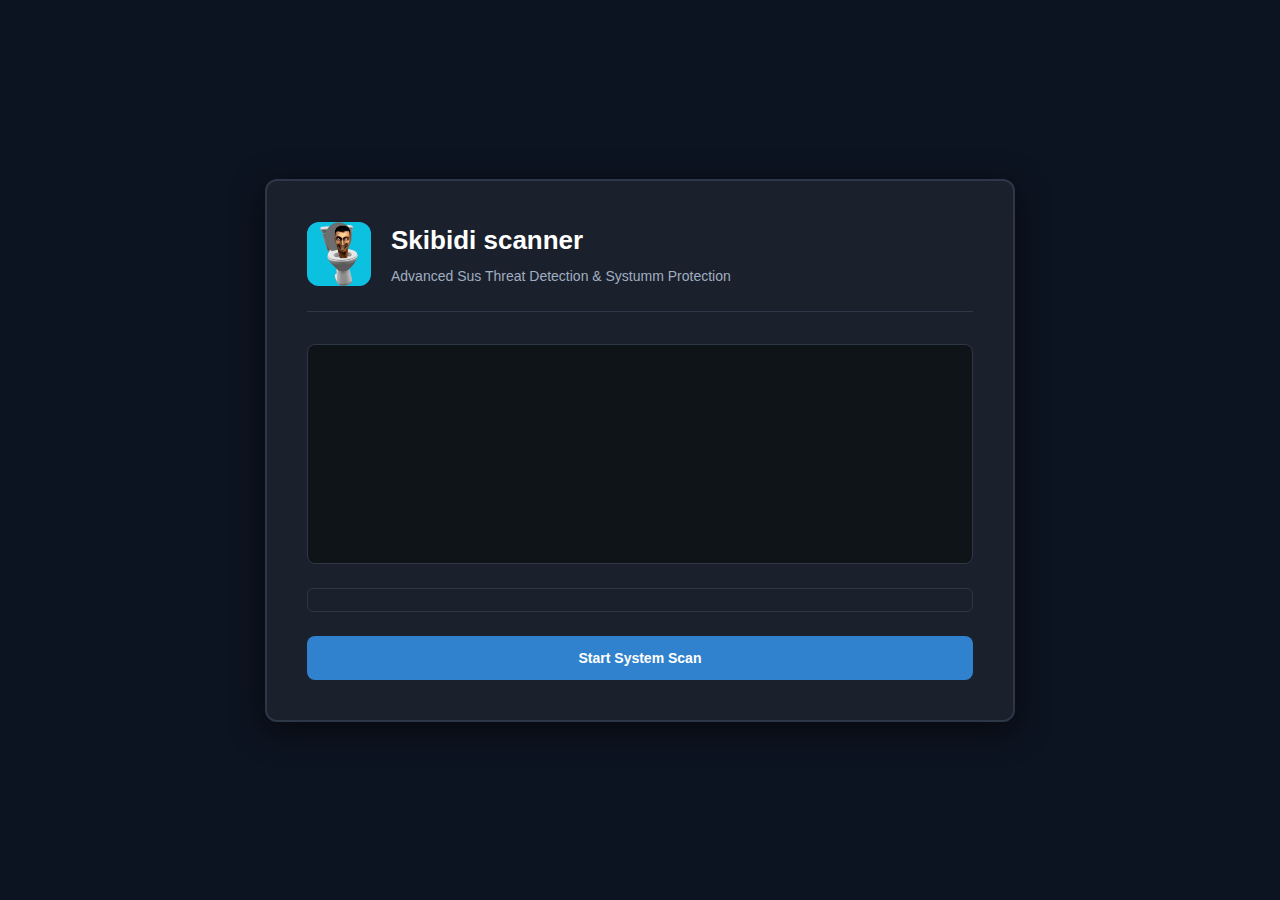
<file: apps/antivirus.html>
<!DOCTYPE html>
<html lang="en">
<head>
    <meta charset="UTF-8">
    <meta name="viewport" content="width=device-width, initial-scale=1.0">
    <title>SecureShield Pro - System Security Scan</title>
    <style>
        * {
            box-sizing: border-box;
            margin: 0;
            padding: 0;
            font-family: 'Segoe UI', Tahoma, Geneva, Verdana, sans-serif;
        }
        
        body {
            background: #0d1421;
            color: #e1e7ef;
            display: flex;
            flex-direction: column;
            align-items: center;
            justify-content: center;
            min-height: 100vh;
            padding: 20px;
            line-height: 1.5;
        }
        
        .security-scanner {
            background: #1a202c;
            border: 2px solid #2d3748;
            border-radius: 12px;
            box-shadow: 0 8px 32px rgba(0, 0, 0, 0.6);
            width: 100%;
            max-width: 750px;
            padding: 40px;
            position: relative;
        }
        
        .header-section {
            display: flex;
            align-items: center;
            margin-bottom: 32px;
            gap: 20px;
            border-bottom: 1px solid #2d3748;
            padding-bottom: 24px;
        }
        
        .app-logo {
            width: 64px;
            height: 64px;
            background: #3182ce;
            border-radius: 12px;
            display: flex;
            align-items: center;
            justify-content: center;
            font-size: 28px;
            font-weight: 700;
            color: white;
            position: relative;
            overflow: hidden;
        }
        
        .app-logo img {
            width: 100%;
            height: 100%;
            object-fit: cover;
            border-radius: 12px;
            display: block;
        }
        
        .app-logo::after {
            content: '';
            position: absolute;
            width: 100%;
            height: 100%;
            border: 2px solid #3182ce;
            border-radius: 12px;
            animation: pulseRing 2s infinite;
            pointer-events: none;
        }
        
        @keyframes pulseRing {
            0% { transform: scale(1); opacity: 1; }
            70% { transform: scale(1.2); opacity: 0; }
            100% { transform: scale(1); opacity: 0; }
        }
        
        .brand-info h1 {
            font-size: 26px;
            font-weight: 600;
            color: #ffffff;
            margin-bottom: 6px;
        }
        
        .brand-info p {
            font-size: 14px;
            color: #a0aec0;
        }
        
        .scan-console {
            background: #0f1419;
            border: 1px solid #2d3748;
            border-radius: 8px;
            padding: 24px;
            margin: 24px 0;
            height: 220px;
            overflow-y: auto;
            font-family: 'Consolas', 'Monaco', monospace;
        }
        
        .console-line {
            font-size: 13px;
            margin-bottom: 6px;
            color: #68d391;
            opacity: 0;
            animation: textAppear 0.4s forwards;
        }
        
        @keyframes textAppear {
            to { opacity: 1; }
        }
        
        .progress-wrapper {
            background: #1a202c;
            border-radius: 6px;
            height: 24px;
            margin: 24px 0;
            overflow: hidden;
            border: 1px solid #2d3748;
        }
        
        .progress-fill {
            height: 100%;
            width: 0%;
            background: linear-gradient(90deg, #3182ce, #4299e1);
            border-radius: 6px;
            transition: width 0.3s ease;
            position: relative;
        }
        
        .progress-fill::after {
            content: "";
            position: absolute;
            top: 0;
            left: 0;
            right: 0;
            bottom: 0;
            background: linear-gradient(90deg, 
                transparent, 
                rgba(255, 255, 255, 0.2), 
                transparent);
            animation: progressGlow 1.5s infinite;
        }
        
        @keyframes progressGlow {
            0% { transform: translateX(-100%); }
            100% { transform: translateX(100%); }
        }
        
        .threat-warning {
            color: #fc8181;
            font-weight: 600;
            animation: warningPulse 1s infinite alternate;
        }
        
        @keyframes warningPulse {
            from { color: #fc8181; }
            to { color: #feb2b2; }
        }
        
        .action-buttons {
            display: flex;
            gap: 16px;
            margin-top: 24px;
        }
        
        .btn {
            padding: 14px 28px;
            border: none;
            border-radius: 8px;
            font-weight: 600;
            font-size: 14px;
            cursor: pointer;
            transition: all 0.2s ease;
            flex: 1;
            font-family: inherit;
        }
        
        .btn-primary {
            background: #3182ce;
            color: white;
        }
        
        .btn-primary:hover {
            background: #2c5282;
            transform: translateY(-1px);
            box-shadow: 0 6px 20px rgba(49, 130, 206, 0.4);
        }
        
        .btn-primary:disabled {
            background: #4a5568;
            cursor: not-allowed;
            transform: none;
            box-shadow: none;
        }
        
        .btn-danger {
            background: #e53e3e;
            color: white;
            display: none;
        }
        
        .btn-danger:hover {
            background: #c53030;
            transform: translateY(-1px);
            box-shadow: 0 6px 20px rgba(229, 62, 62, 0.4);
        }
        
        .security-alerts {
            position: fixed;
            top: 0;
            left: 0;
            right: 0;
            background: #c53030;
            color: white;
            padding: 16px;
            text-align: center;
            font-weight: 600;
            transform: translateY(-100%);
            z-index: 1000;
            animation: alertDrop 0.5s forwards;
            box-shadow: 0 4px 12px rgba(197, 48, 48, 0.4);
        }
        
        @keyframes alertDrop {
            to { transform: translateY(0); }
        }
        
        .floating-particles {
            position: absolute;
            font-size: 16px;
            opacity: 0;
            animation: particleFloat 8s linear infinite;
            z-index: -1;
            pointer-events: none;
        }
        
        @keyframes particleFloat {
            0% { transform: translate(0, 0) rotate(0deg); opacity: 0; }
            10% { opacity: 0.6; }
            90% { opacity: 0.6; }
            100% { transform: translate(80px, 80px) rotate(360deg); opacity: 0; }
        }
        
        @media (max-width: 768px) {
            .security-scanner {
                padding: 24px;
                margin: 16px;
            }
            
            .action-buttons {
                flex-direction: column;
            }
            
            .brand-info h1 {
                font-size: 22px;
            }
            
            .header-section {
                gap: 16px;
            }
            
            .app-logo {
                width: 56px;
                height: 56px;
            }
        }
        
        /* Additional responsive logo adjustments */
        @media (max-width: 480px) {
            .app-logo {
                width: 48px;
                height: 48px;
            }
            
            .header-section {
                gap: 12px;
            }
        }
        
        ::-webkit-scrollbar {
            width: 6px;
        }
        
        ::-webkit-scrollbar-track {
            background: #1a202c;
        }
        
        ::-webkit-scrollbar-thumb {
            background: #2d3748;
            border-radius: 3px;
        }
    </style>
</head>
<body>
    <div class="security-scanner">
        <div class="header-section">
            <div class="app-logo">
                <img src="../assets/imgs/skibidi.png" alt="Skibidi Scanner Logo">
            </div>
            <div class="brand-info">
                <h1>Skibidi scanner</h1>
                <p>Advanced Sus Threat Detection & Systumm Protection</p>
            </div>
        </div>
        
        <div class="scan-console" id="scanOutput">
            <!-- Scan results will appear here -->
        </div>
        
        <div class="progress-wrapper">
            <div class="progress-fill" id="scanProgress"></div>
        </div>
        
        <div class="action-buttons">
            <button class="btn btn-primary" id="startScanBtn">Start System Scan</button>
            <button class="btn btn-danger" id="removeThreatsBtn">Remove Threats ($49.99)</button>
        </div>
    </div>
    
    <div id="backgroundEffects"></div>
    
    <script>
        class SecurityScanner {
            constructor() {
                this.scanButton = document.getElementById('startScanBtn');
                this.removeButton = document.getElementById('removeThreatsBtn');
                this.scanOutput = document.getElementById('scanOutput');
                this.progressBar = document.getElementById('scanProgress');
                this.backgroundEffects = document.getElementById('backgroundEffects');
                
                this.isScanning = false;
                this.threatsDetected = 0;
                
                this.threatDatabase = [
                    "Win32.Trojan.Agent",
                    "Backdoor.RemoteAccess",
                    "Adware.BrowserHijacker",
                    "Spyware.KeyLogger",
                    "Rootkit.SystemInfector",
                    "Malware.CryptoMiner",
                    "Worm.NetworkSpread",
                    "Virus.FileInfector",
                    "Ransomware.DataLocker",
                    "PUP.BundledSoftware"
                ];
                
                this.systemPaths = [
                    "C:\\Windows\\System32\\drivers\\malware.sys",
                    "C:\\Program Files\\Unknown\\suspicious.exe",
                    "C:\\Users\\Public\\temp\\payload.dll",
                    "D:\\Downloads\\infected_file.zip",
                    "C:\\ProgramData\\Hidden\\backdoor.bin",
                    "Registry: HKLM\\SOFTWARE\\Malicious",
                    "Memory: Process ID 1337",
                    "Network: Suspicious connection to 192.168.1.100",
                    "Boot Sector: Modified MBR detected",
                    "Browser: Unauthorized extension installed"
                ];
                
                this.initializeApp();
            }
            
            initializeApp() {
                this.scanButton.addEventListener('click', () => this.startSystemScan());
                this.removeButton.addEventListener('click', () => this.processPayment());
                this.createBackgroundEffects();
            }
            
            createBackgroundEffects() {
                // Create floating security particles
                for (let i = 0; i < 12; i++) {
                    setTimeout(() => this.addFloatingParticle(), i * 800);
                }
            }
            
            addFloatingParticle() {
                const particle = document.createElement('div');
                particle.className = 'floating-particles';
                particle.textContent = '🔒';
                particle.style.left = `${Math.random() * 90}%`;
                particle.style.top = `${Math.random() * 90}%`;
                particle.style.animationDelay = `${Math.random() * 3}s`;
                particle.style.animationDuration = `${Math.random() * 4 + 6}s`;
                
                this.backgroundEffects.appendChild(particle);
                
                setTimeout(() => particle.remove(), 10000);
            }
            
            async startSystemScan() {
                if (this.isScanning) return;
                
                this.isScanning = true;
                this.threatsDetected = 0;
                this.scanOutput.innerHTML = '';
                this.progressBar.style.width = '0%';
                this.scanButton.disabled = true;
                this.removeButton.style.display = 'none';
                
                // Initialize scan sequence
                this.addConsoleMessage("Initializing SecureShield scanning engine...");
                await this.delay(600);
                this.addConsoleMessage("Loading threat definition database...");
                await this.delay(400);
                this.addConsoleMessage("Starting comprehensive system analysis...");
                await this.delay(500);
                
                this.runScanProgress();
            }
            
            runScanProgress() {
                let progress = 0;
                const scanInterval = setInterval(() => {
                    progress += Math.random() * 4;
                    if (progress > 100) progress = 100;
                    
                    this.progressBar.style.width = `${progress}%`;
                    
                    // Randomly detect threats during scan
                    if (Math.random() > 0.75 && progress < 85) {
                        this.detectThreat();
                        this.threatsDetected++;
                    }
                    
                    // Add scan progress messages
                    if (progress > 20 && progress < 25) {
                        this.addConsoleMessage("Scanning system files and registry...");
                    } else if (progress > 45 && progress < 50) {
                        this.addConsoleMessage("Analyzing network connections...");
                    } else if (progress > 70 && progress < 75) {
                        this.addConsoleMessage("Checking boot sector integrity...");
                    }
                    
                    if (progress === 100) {
                        clearInterval(scanInterval);
                        this.completeScan();
                    }
                }, 180);
            }
            
            detectThreat() {
                const randomThreat = this.threatDatabase[Math.floor(Math.random() * this.threatDatabase.length)];
                const randomPath = this.systemPaths[Math.floor(Math.random() * this.systemPaths.length)];
                
                this.addConsoleMessage(`THREAT DETECTED: ${randomThreat} found at ${randomPath}`, true);
                
                // Show critical alert
                this.showSecurityAlert(`Critical Security Threat: ${randomThreat}`);
                
                // Add visual particle effect
                this.addFloatingParticle();
            }
            
            showSecurityAlert(message) {
                const alert = document.createElement('div');
                alert.className = 'security-alerts';
                alert.textContent = message;
                document.body.appendChild(alert);
                
                setTimeout(() => alert.remove(), 2500);
            }
            
            completeScan() {
                setTimeout(() => {
                    if (this.threatsDetected > 0) {
                        this.addConsoleMessage(`Scan completed! ${this.threatsDetected} security threats detected.`, true);
                        this.addConsoleMessage("Immediate action required to secure your system.", true);
                        this.removeButton.style.display = 'block';
                        
                        // Make remove button pulse
                        setInterval(() => {
                            this.removeButton.style.opacity = this.removeButton.style.opacity === '0.7' ? '1' : '0.7';
                        }, 600);
                        
                    } else {
                        this.addConsoleMessage("Scan completed. No immediate threats found.");
                        this.addConsoleMessage("Note: Advanced threats may require premium detection.");
                    }
                    
                    this.scanButton.disabled = false;
                    this.isScanning = false;
                }, 800);
            }
            
            async processPayment() {
                if (this.isScanning) return;
                
                this.scanOutput.innerHTML = '';
                this.addConsoleMessage("Connecting to SecureShield Premium services...");
                await this.delay(1000);
                this.addConsoleMessage("Processing payment of $49.99...");
                await this.delay(1500);
                this.addConsoleMessage("Payment confirmed. Activating threat removal...");
                await this.delay(800);
                
                this.simulateThreatRemoval();
            }
            
            simulateThreatRemoval() {
                let removalProgress = 0;
                const removalInterval = setInterval(() => {
                    removalProgress += 12;
                    this.progressBar.style.width = `${removalProgress}%`;
                    
                    if (removalProgress % 36 === 0) {
                        const threat = this.threatDatabase[Math.floor(Math.random() * this.threatDatabase.length)];
                        this.addConsoleMessage(`Quarantining ${threat}...`);
                    }
                    
                    if (removalProgress >= 100) {
                        clearInterval(removalInterval);
                        setTimeout(() => {
                            this.addConsoleMessage("All detected threats have been removed!");
                            this.addConsoleMessage("Your system security has been improved by 0.2%");
                            this.removeButton.style.display = 'none';
                            this.progressBar.style.width = '0%';
                            
                            // Add new "threats" after cleanup
                            setTimeout(() => {
                                this.addConsoleMessage("Alert: New potential threat detected!", true);
                                this.detectThreat();
                                this.removeButton.style.display = 'block';
                            }, 4000);
                        }, 600);
                    }
                }, 250);
            }
            
            addConsoleMessage(text, isWarning = false) {
                const line = document.createElement('div');
                line.className = `console-line ${isWarning ? 'threat-warning' : ''}`;
                line.textContent = `> ${text}`;
                this.scanOutput.appendChild(line);
                this.scanOutput.scrollTop = this.scanOutput.scrollHeight;
            }
            
            delay(ms) {
                return new Promise(resolve => setTimeout(resolve));
            }
        }
        
        // Initialize the security scanner when page loads
        document.addEventListener('DOMContentLoaded', () => {
            new SecurityScanner();
        });
    </script>
</body>
</html>
</file>
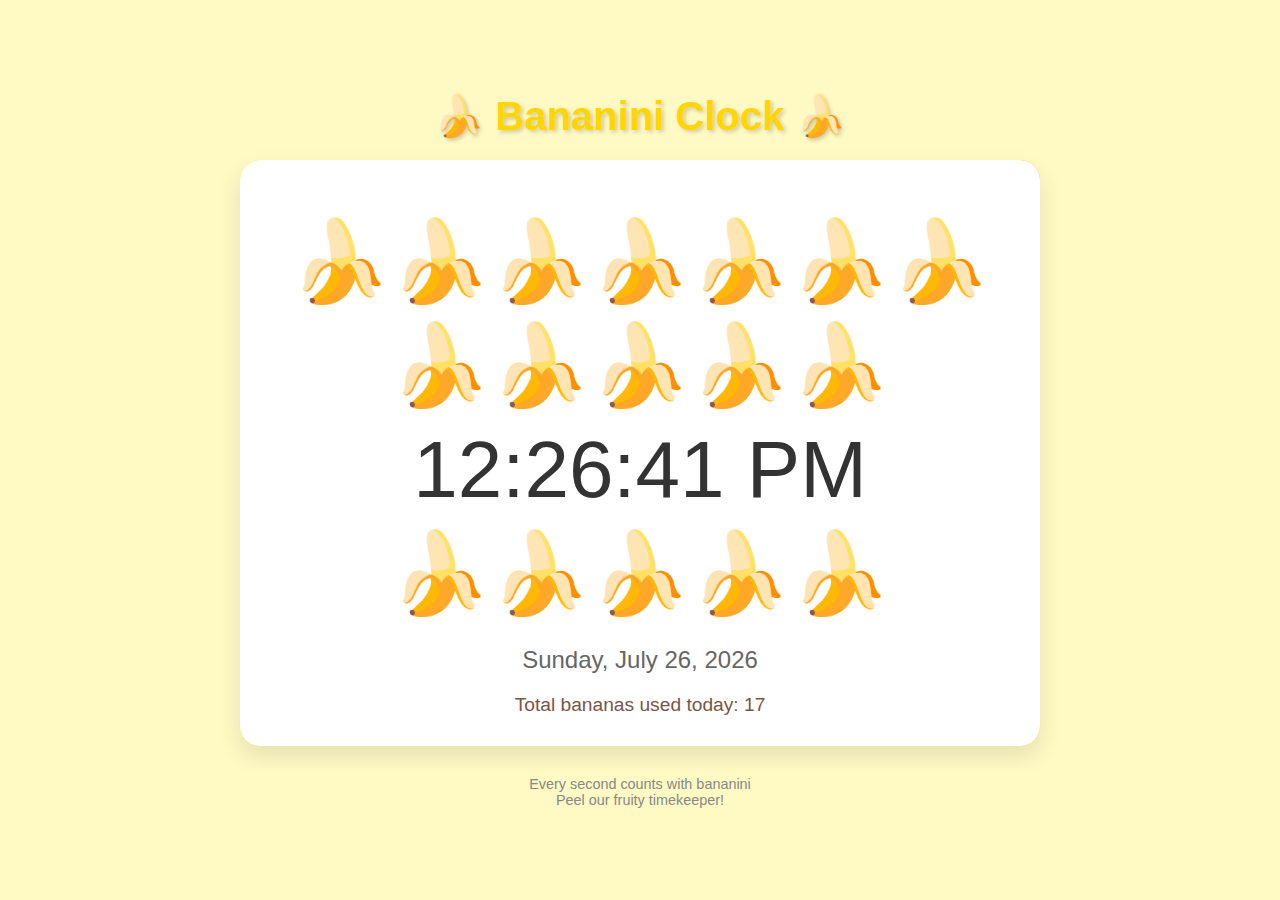
<file: apps/bananaclock.html>
<!DOCTYPE html>
<html lang="en">
<head>
    <meta charset="UTF-8">
    <meta name="viewport" content="width=device-width, initial-scale=1.0">
    <title>Banana Clock</title>
    <style>
        * {
            box-sizing: border-box;
            margin: 0;
            padding: 0;
        }
        
        body {
            font-family: 'Comic Sans MS', cursive, sans-serif;
            background-color: #fff9c4;
            display: flex;
            flex-direction: column;
            justify-content: center;
            align-items: center;
            min-height: 100vh;
            margin: 0;
            overflow-x: hidden;
            padding: 20px;
        }
        
        h1 {
            color: #ffd600;
            text-shadow: 2px 2px 4px rgba(0, 0, 0, 0.2);
            margin-bottom: 20px;
            font-size: clamp(1.5rem, 5vw, 2.5rem);
            text-align: center;
        }
        
        .clock-container {
            background-color: white;
            border-radius: 20px;
            padding: clamp(15px, 5vw, 30px);
            box-shadow: 0 10px 25px rgba(0, 0, 0, 0.1);
            text-align: center;
            position: relative;
            overflow: hidden;
            width: 100%;
            max-width: 800px;
        }
        
        .clock-container::before {
            content: "";
            position: absolute;
            top: -10px;
            left: -10px;
            right: -10px;
            bottom: -10px;
            background: linear-gradient(45deg, #ffeb3b, #ffc107, #ff9800);
            z-index: -1;
            border-radius: 30px;
            animation: bananaGlow 3s infinite alternate;
        }
        
        @keyframes bananaGlow {
            0% { opacity: 0.3; }
            100% { opacity: 0.7; }
        }
        
        .clock {
            font-size: clamp(2rem, 10vw, 5rem);
            color: #333;
            margin: clamp(10px, 3vw, 20px) 0;
            line-height: 1.3;
        }
        
        .date {
            font-size: clamp(1rem, 3vw, 1.5rem);
            color: #666;
            margin-top: clamp(5px, 2vw, 10px);
        }
        
        .banana {
            font-size: clamp(1rem, 4vw, 2rem);
            animation: bounce 0.5s infinite alternate;
            display: inline-block;
        }
        
        @keyframes bounce {
            from { transform: translateY(0); }
            to { transform: translateY(-10px); }
        }
        
        .banana-counter {
            margin-top: clamp(10px, 3vw, 20px);
            font-size: clamp(0.8rem, 2.5vw, 1.2rem);
            color: #795548;
        }
        
        footer {
            margin-top: clamp(15px, 5vw, 30px);
            color: #888;
            font-size: clamp(0.7rem, 2vw, 0.9rem);
            text-align: center;
            max-width: 600px;
            padding: 0 20px;
        }

        /* Mobile-specific adjustments */
        @media (max-width: 480px) {
            .clock {
                display: flex;
                flex-direction: column;
                gap: 5px;
            }
            
            .clock-container {
                padding: 15px;
            }
        }

        /* Tablet adjustments */
        @media (min-width: 481px) and (max-width: 768px) {
            .clock {
                font-size: 3.5rem;
            }
        }
    </style>
</head>
<body>
    <h1>🍌 Bananini Clock 🍌</h1>
    
    <div class="clock-container">
        <div class="clock" id="clock"></div>
        <div class="date" id="date"></div>
        <div class="banana-counter" id="bananaCounter"></div>
    </div>
    
    <footer>
        Every second counts with bananini<br>
        Peel our fruity timekeeper!
    </footer>

    <script>
        function updateClock() {
            const now = new Date();
            
            // Get time components
            let hours = now.getHours();
            const minutes = now.getMinutes();
            const seconds = now.getSeconds();
            const ampm = hours >= 12 ? 'PM' : 'AM';
            
            // Convert to 12-hour format
            hours = hours % 12;
            hours = hours ? hours : 12;
            
            // Format time with bananas
            const bananaHours = '🍌'.repeat(hours);
            const bananaMinutes = '🍌'.repeat(Math.floor(minutes / 5)); // 1 banana per 5 minutes
            const bananaSeconds = seconds % 2 === 0 ? '🍌' : ' '; // Blinking banana for seconds
            
            // Display time - different layout for mobile
            const isMobile = window.innerWidth <= 480;
            if (isMobile) {
                document.getElementById('clock').innerHTML = `
                    <div>${bananaHours}</div>
                    <div>${hours}:${minutes.toString().padStart(2, '0')}:${seconds.toString().padStart(2, '0')} ${ampm}</div>
                    <div>${bananaMinutes} ${bananaSeconds}</div>
                `;
            } else {
                document.getElementById('clock').innerHTML = `
                    ${bananaHours} ${hours}:${minutes.toString().padStart(2, '0')}:${seconds.toString().padStart(2, '0')} ${ampm}
                    <div>${bananaMinutes} ${bananaSeconds}</div>
                `;
            }
            
            // Display date
            const options = { 
                weekday: 'long', 
                year: 'numeric', 
                month: 'long', 
                day: 'numeric' 
            };
            document.getElementById('date').textContent = now.toLocaleDateString(undefined, options);
            
            // Display banana counter (just for fun)
            const totalBananas = hours + Math.floor(minutes / 5) + (seconds % 2 === 0 ? 1 : 0);
            document.getElementById('bananaCounter').textContent = `Total bananas used today: ${totalBananas}`;
            
            // Add some random bananas floating around (fewer on mobile)
            if (Math.random() > (window.innerWidth <= 480 ? 0.85 : 0.7)) {
                createFloatingBanana();
            }
        }
        
        function createFloatingBanana() {
            const banana = document.createElement('div');
            banana.className = 'banana';
            banana.textContent = '🍌';
            banana.style.position = 'fixed';
            banana.style.left = `${Math.random() * 100}vw`;
            banana.style.top = '-50px';
            banana.style.zIndex = '-1';
            banana.style.animationDuration = `${Math.random() * 0.5 + 0.5}s`;
            banana.style.pointerEvents = 'none';
            document.body.appendChild(banana);
            
            // Animate banana falling
            const duration = Math.random() * 3000 + 2000;
            const animation = banana.animate([
                { top: '-50px', opacity: 1 },
                { top: '100vh', opacity: 0 }
            ], {
                duration: duration,
                easing: 'cubic-bezier(0.4, 0, 0.2, 1)'
            });
            
            animation.onfinish = () => banana.remove();
        }
        
        // Handle window resize
        function handleResize() {
            // Clear any existing bananas to prevent buildup on small screens
            document.querySelectorAll('.banana').forEach(banana => banana.remove());
        }
        
        // Update clock immediately and then every second
        updateClock();
        setInterval(updateClock, 1000);
        
        // Add some initial floating bananas (fewer on mobile)
        const initialBananas = window.innerWidth <= 480 ? 3 : 5;
        for (let i = 0; i < initialBananas; i++) {
            setTimeout(createFloatingBanana, i * 800);
        }
        
        // Add resize listener
        window.addEventListener('resize', handleResize);
    </script>
</body>
</html>
</file>
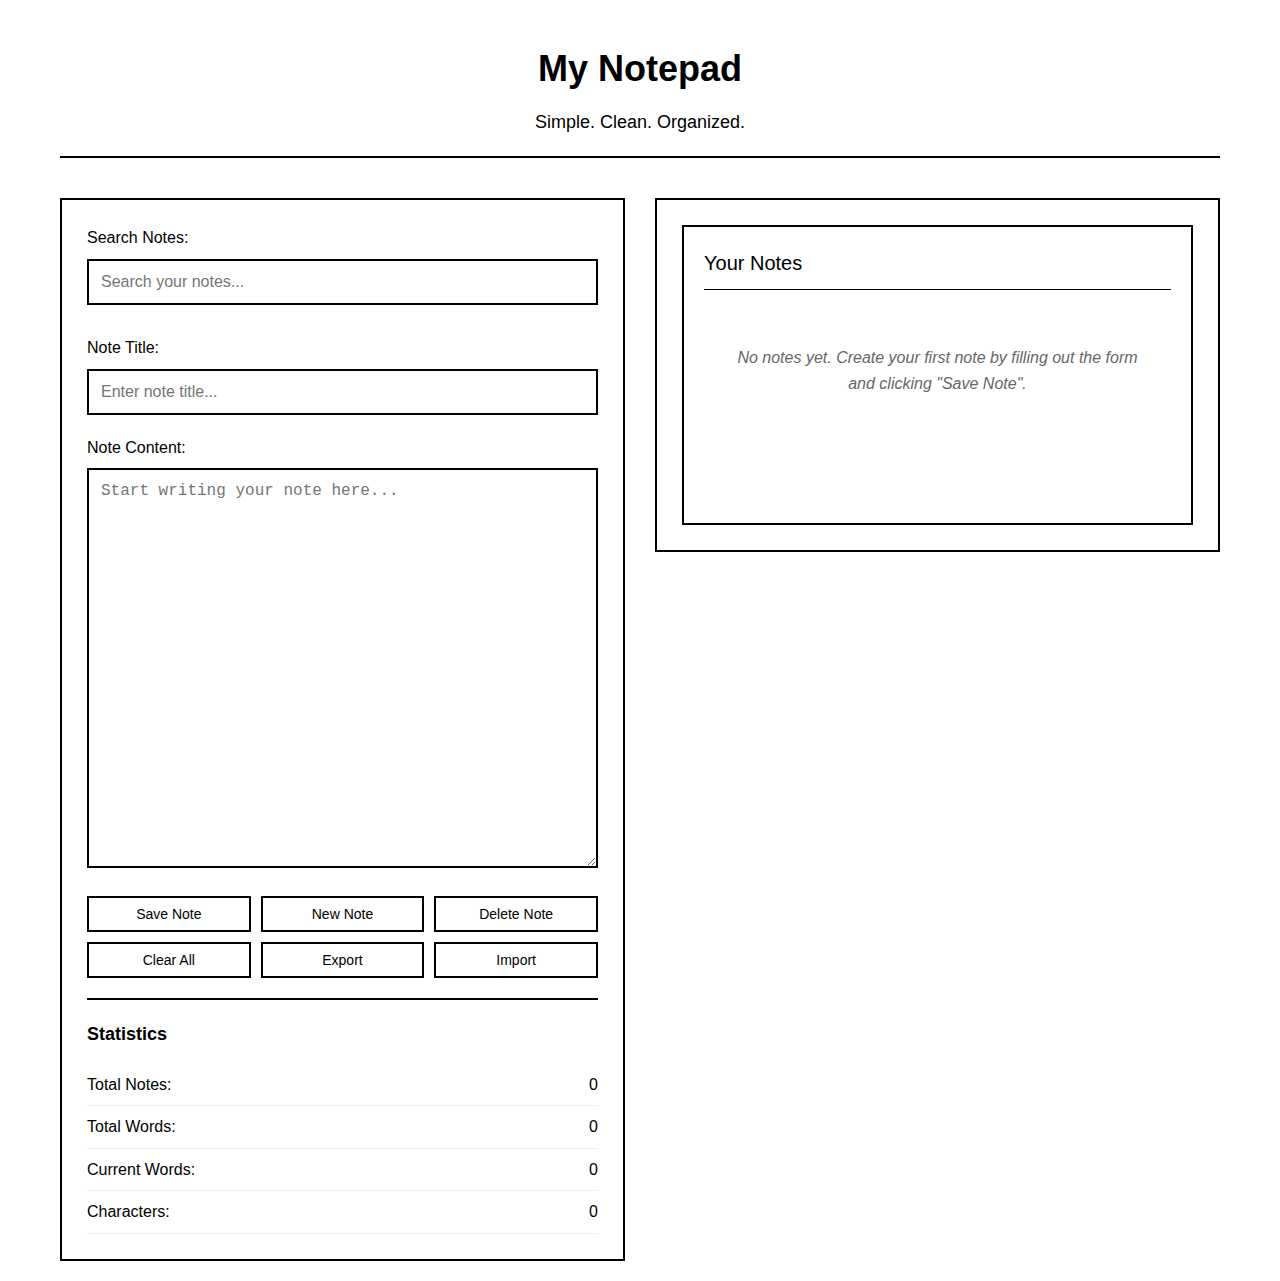
<file: apps/notepad.html>
<!DOCTYPE html>
<html lang="en">
<head>
    <meta charset="UTF-8">
    <meta name="viewport" content="width=device-width, initial-scale=1.0">
    <title>My Notepad</title>
    <style>
        * {
            margin: 0;
            padding: 0;
            box-sizing: border-box;
            border-radius: 0 !important;
            animation: none !important;
            transition: none !important;
        }

        body {
            font-family: -apple-system, BlinkMacSystemFont, 'Segoe UI', 'Roboto', 'Helvetica Neue', Arial, sans-serif;
            background-color: white;
            color: black;
            line-height: 1.6;
            font-size: 16px;
        }

        .container {
            max-width: 1200px;
            margin: 0 auto;
            padding: 20px;
            background-color: white;
        }

        header {
            text-align: center;
            margin-bottom: 40px;
            padding: 20px 0;
            border-bottom: 2px solid black;
        }

        h1 {
            font-size: 36px;
            font-weight: 600;
            margin-bottom: 10px;
            color: black;
        }

        .subtitle {
            font-size: 18px;
            color: black;
            font-weight: 400;
        }

        .main-content {
            display: flex;
            gap: 30px;
            align-items: flex-start;
        }

        .left-section {
            flex: 1;
            background-color: white;
            padding: 25px;
            border: 2px solid black;
        }

        .right-section {
            flex: 1;
            background-color: white;
            padding: 25px;
            border: 2px solid black;
        }

        .input-group {
            margin-bottom: 20px;
        }

        label {
            display: block;
            margin-bottom: 8px;
            font-weight: 500;
            color: black;
        }

        input, textarea, select {
            width: 100%;
            padding: 12px;
            border: 2px solid black;
            background-color: white;
            color: black;
            font-size: 16px;
            font-family: inherit;
        }

        input:focus, textarea:focus, select:focus {
            outline: none;
            border-color: #333;
            background-color: #f9f9f9;
        }

        textarea {
            min-height: 400px;
            resize: vertical;
            font-family: 'Courier New', monospace;
        }

        button {
            background-color: white;
            color: black;
            border: 2px solid black;
            padding: 12px 24px;
            font-size: 16px;
            font-weight: 500;
            cursor: pointer;
            width: 100%;
            margin-bottom: 15px;
        }

        button:hover {
            background-color: black;
            color: white;
        }

        button:disabled {
            background-color: #f5f5f5;
            color: #999;
            cursor: not-allowed;
            border-color: #ccc;
        }

        .toolbar {
            display: grid;
            grid-template-columns: repeat(3, 1fr);
            gap: 10px;
            margin-bottom: 20px;
        }

        .toolbar button {
            padding: 8px 12px;
            font-size: 14px;
            margin: 0;
        }

        .notes-list {
            background-color: white;
            border: 2px solid black;
            padding: 20px;
            min-height: 300px;
        }

        .notes-list h3 {
            margin-bottom: 15px;
            font-size: 20px;
            font-weight: 500;
            color: black;
            border-bottom: 1px solid black;
            padding-bottom: 10px;
        }

        .note-item {
            padding: 10px 0;
            border-bottom: 1px solid #eee;
            cursor: pointer;
            color: black;
        }

        .note-item:hover {
            background-color: #f5f5f5;
        }

        .note-item.active {
            background-color: black;
            color: white;
            padding: 10px;
            margin: 0 -10px;
        }

        .note-title {
            font-weight: 500;
            margin-bottom: 5px;
        }

        .note-preview {
            font-size: 14px;
            color: #666;
        }

        .note-item.active .note-preview {
            color: #ccc;
        }

        .stats-section {
            margin-top: 20px;
            padding-top: 20px;
            border-top: 2px solid black;
        }

        .stats-section h3 {
            margin-bottom: 15px;
            font-size: 18px;
            color: black;
        }

        .stat-item {
            display: flex;
            justify-content: space-between;
            padding: 8px 0;
            border-bottom: 1px solid #eee;
        }

        .stat-label {
            color: black;
            font-weight: 500;
        }

        .stat-value {
            color: black;
            font-weight: 400;
        }

        .search-section {
            margin-bottom: 20px;
        }

        .search-input {
            margin-bottom: 10px;
        }

        .no-notes {
            text-align: center;
            color: #666;
            font-style: italic;
            padding: 40px 20px;
        }

        @media (max-width: 768px) {
            .main-content {
                flex-direction: column;
            }
            
            .toolbar {
                grid-template-columns: 1fr 1fr;
            }
        }
    </style>
</head>
<body>
    <div class="container">
        <header>
            <h1>My Notepad</h1>
            <p class="subtitle">Simple. Clean. Organized.</p>
        </header>

        <div class="main-content">
            <div class="left-section">
                <div class="search-section">
                    <div class="input-group">
                        <label for="searchInput">Search Notes:</label>
                        <input type="text" id="searchInput" class="search-input" placeholder="Search your notes...">
                    </div>
                </div>

                <div class="input-group">
                    <label for="noteTitle">Note Title:</label>
                    <input type="text" id="noteTitle" placeholder="Enter note title...">
                </div>

                <div class="input-group">
                    <label for="noteContent">Note Content:</label>
                    <textarea id="noteContent" placeholder="Start writing your note here..."></textarea>
                </div>

                <div class="toolbar">
                    <button id="saveBtn">Save Note</button>
                    <button id="newBtn">New Note</button>
                    <button id="deleteBtn">Delete Note</button>
                    <button id="clearBtn">Clear All</button>
                    <button id="exportBtn">Export</button>
                    <button id="importBtn">Import</button>
                </div>

                <div class="stats-section">
                    <h3>Statistics</h3>
                    <div class="stat-item">
                        <span class="stat-label">Total Notes:</span>
                        <span class="stat-value" id="totalNotes">0</span>
                    </div>
                    <div class="stat-item">
                        <span class="stat-label">Total Words:</span>
                        <span class="stat-value" id="totalWords">0</span>
                    </div>
                    <div class="stat-item">
                        <span class="stat-label">Current Words:</span>
                        <span class="stat-value" id="currentWords">0</span>
                    </div>
                    <div class="stat-item">
                        <span class="stat-label">Characters:</span>
                        <span class="stat-value" id="currentChars">0</span>
                    </div>
                </div>
            </div>

            <div class="right-section">
                <div class="notes-list">
                    <h3>Your Notes</h3>
                    <div id="notesList">
                        <div class="no-notes">
                            No notes yet. Create your first note by filling out the form and clicking "Save Note".
                        </div>
                    </div>
                </div>
            </div>
        </div>
    </div>

    <script>
        let notes = JSON.parse(localStorage.getItem('mynotes')) || [];
        let currentNoteId = null;

        // Initialize the app
        function init() {
            renderNotesList();
            updateStats();
            
            // Event listeners
            document.getElementById('saveBtn').addEventListener('click', saveNote);
            document.getElementById('newBtn').addEventListener('click', newNote);
            document.getElementById('deleteBtn').addEventListener('click', deleteNote);
            document.getElementById('clearBtn').addEventListener('click', clearAll);
            document.getElementById('exportBtn').addEventListener('click', exportNotes);
            document.getElementById('importBtn').addEventListener('click', importNotes);
            document.getElementById('searchInput').addEventListener('input', searchNotes);
            document.getElementById('noteContent').addEventListener('input', updateWordCount);
            document.getElementById('noteTitle').addEventListener('input', updateWordCount);
        }

        function saveNote() {
            const title = document.getElementById('noteTitle').value.trim();
            const content = document.getElementById('noteContent').value.trim();
            
            if (!title || !content) {
                alert('Please enter both title and content');
                return;
            }

            const timestamp = new Date().toLocaleString();
            
            if (currentNoteId) {
                // Update existing note
                const noteIndex = notes.findIndex(note => note.id === currentNoteId);
                if (noteIndex !== -1) {
                    notes[noteIndex] = {
                        ...notes[noteIndex],
                        title,
                        content,
                        modified: timestamp
                    };
                }
            } else {
                // Create new note
                const newNote = {
                    id: Date.now(),
                    title,
                    content,
                    created: timestamp,
                    modified: timestamp
                };
                notes.unshift(newNote);
            }

            localStorage.setItem('mynotes', JSON.stringify(notes));
            renderNotesList();
            updateStats();
        }

        function newNote() {
            currentNoteId = null;
            document.getElementById('noteTitle').value = '';
            document.getElementById('noteContent').value = '';
            document.querySelectorAll('.note-item').forEach(item => item.classList.remove('active'));
            updateWordCount();
        }

        function deleteNote() {
            if (!currentNoteId) {
                alert('Please select a note to delete');
                return;
            }

            if (confirm('Are you sure you want to delete this note?')) {
                notes = notes.filter(note => note.id !== currentNoteId);
                localStorage.setItem('mynotes', JSON.stringify(notes));
                newNote();
                renderNotesList();
                updateStats();
            }
        }

        function clearAll() {
            if (confirm('Are you sure you want to delete all notes? This cannot be undone.')) {
                notes = [];
                localStorage.setItem('mynotes', JSON.stringify(notes));
                newNote();
                renderNotesList();
                updateStats();
            }
        }

        function exportNotes() {
            const dataStr = JSON.stringify(notes, null, 2);
            const dataBlob = new Blob([dataStr], {type: 'application/json'});
            const url = URL.createObjectURL(dataBlob);
            const link = document.createElement('a');
            link.href = url;
            link.download = 'my-notes.json';
            link.click();
        }

        function importNotes() {
            const input = document.createElement('input');
            input.type = 'file';
            input.accept = '.json';
            input.onchange = function(e) {
                const file = e.target.files[0];
                if (file) {
                    const reader = new FileReader();
                    reader.onload = function(e) {
                        try {
                            const importedNotes = JSON.parse(e.target.result);
                            if (Array.isArray(importedNotes)) {
                                notes = importedNotes;
                                localStorage.setItem('mynotes', JSON.stringify(notes));
                                renderNotesList();
                                updateStats();
                                newNote();
                            } else {
                                alert('Invalid file format');
                            }
                        } catch (error) {
                            alert('Error reading file');
                        }
                    };
                    reader.readAsText(file);
                }
            };
            input.click();
        }

        function renderNotesList() {
            const notesList = document.getElementById('notesList');
            
            if (notes.length === 0) {
                notesList.innerHTML = '<div class="no-notes">No notes yet. Create your first note by filling out the form and clicking "Save Note".</div>';
                return;
            }

            notesList.innerHTML = notes.map(note => `
                <div class="note-item" data-id="${note.id}" onclick="loadNote(${note.id})">
                    <div class="note-title">${note.title}</div>
                    <div class="note-preview">${note.content.substring(0, 100)}${note.content.length > 100 ? '...' : ''}</div>
                    <div class="note-preview">Modified: ${note.modified}</div>
                </div>
            `).join('');
        }

        function loadNote(id) {
            const note = notes.find(n => n.id === id);
            if (note) {
                currentNoteId = id;
                document.getElementById('noteTitle').value = note.title;
                document.getElementById('noteContent').value = note.content;
                
                // Update active state
                document.querySelectorAll('.note-item').forEach(item => item.classList.remove('active'));
                document.querySelector(`[data-id="${id}"]`).classList.add('active');
                
                updateWordCount();
            }
        }

        function searchNotes() {
            const searchTerm = document.getElementById('searchInput').value.toLowerCase();
            const filteredNotes = notes.filter(note => 
                note.title.toLowerCase().includes(searchTerm) || 
                note.content.toLowerCase().includes(searchTerm)
            );

            const notesList = document.getElementById('notesList');
            
            if (filteredNotes.length === 0) {
                notesList.innerHTML = '<div class="no-notes">No notes found matching your search.</div>';
                return;
            }

            notesList.innerHTML = filteredNotes.map(note => `
                <div class="note-item" data-id="${note.id}" onclick="loadNote(${note.id})">
                    <div class="note-title">${note.title}</div>
                    <div class="note-preview">${note.content.substring(0, 100)}${note.content.length > 100 ? '...' : ''}</div>
                    <div class="note-preview">Modified: ${note.modified}</div>
                </div>
            `).join('');
        }

        function updateStats() {
            const totalNotes = notes.length;
            const totalWords = notes.reduce((total, note) => total + countWords(note.content), 0);
            
            document.getElementById('totalNotes').textContent = totalNotes;
            document.getElementById('totalWords').textContent = totalWords;
        }

        function updateWordCount() {
            const content = document.getElementById('noteContent').value;
            const title = document.getElementById('noteTitle').value;
            const words = countWords(content);
            const chars = content.length;
            
            document.getElementById('currentWords').textContent = words;
            document.getElementById('currentChars').textContent = chars;
        }

        function countWords(text) {
            return text.trim() === '' ? 0 : text.trim().split(/\s+/).length;
        }
        init();
    </script>
</body>
</html>
</file>
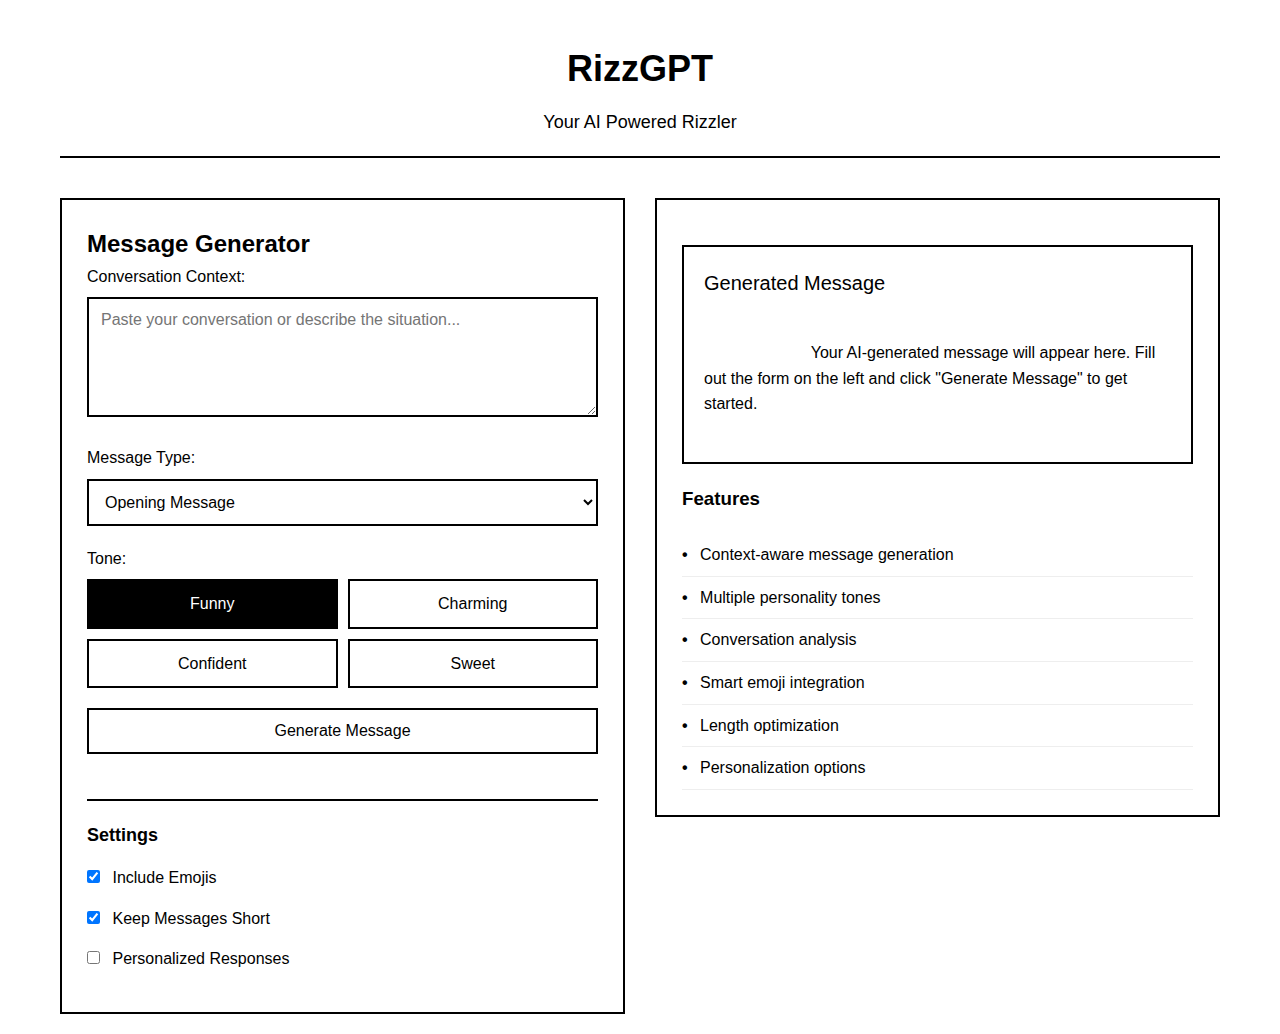
<file: apps/rizzGPT.html>
<!DOCTYPE html>
<html lang="en">
<head>
    <meta charset="UTF-8">
    <meta name="viewport" content="width=device-width, initial-scale=1.0">
    <title>RizzGPT - AI Dating Assistant</title>
    <style>
        * {
            margin: 0;
            padding: 0;
            box-sizing: border-box;
            border-radius: 0 !important;
            animation: none !important;
            transition: none !important;
        }

        body {
            font-family: -apple-system, BlinkMacSystemFont, 'Segoe UI', 'Roboto', 'Helvetica Neue', Arial, sans-serif;
            background-color: white;
            color: black;
            line-height: 1.6;
            font-size: 16px;
        }

        .container {
            max-width: 1200px;
            margin: 0 auto;
            padding: 20px;
            background-color: white;
        }

        header {
            text-align: center;
            margin-bottom: 40px;
            padding: 20px 0;
            border-bottom: 2px solid black;
        }

        h1 {
            font-size: 36px;
            font-weight: 600;
            margin-bottom: 10px;
            color: black;
        }

        .subtitle {
            font-size: 18px;
            color: black;
            font-weight: 400;
        }

        .main-content {
            display: flex;
            gap: 30px;
            align-items: flex-start;
        }

        .left-section {
            flex: 1;
            background-color: white;
            padding: 25px;
            border: 2px solid black;
        }

        .right-section {
            flex: 1;
            background-color: white;
            padding: 25px;
            border: 2px solid black;
        }

        .input-group {
            margin-bottom: 20px;
        }

        label {
            display: block;
            margin-bottom: 8px;
            font-weight: 500;
            color: black;
        }

        input, textarea, select {
            width: 100%;
            padding: 12px;
            border: 2px solid black;
            background-color: white;
            color: black;
            font-size: 16px;
            font-family: inherit;
        }

        input:focus, textarea:focus, select:focus {
            outline: none;
            border-color: #333;
            background-color: #f9f9f9;
        }

        textarea {
            min-height: 120px;
            resize: vertical;
        }

        button {
            background-color: white;
            color: black;
            border: 2px solid black;
            padding: 12px 24px;
            font-size: 16px;
            font-weight: 500;
            cursor: pointer;
            width: 100%;
            margin-bottom: 15px;
        }

        button:hover {
            background-color: black;
            color: white;
        }

        button:disabled {
            background-color: #f5f5f5;
            color: #999;
            cursor: not-allowed;
            border-color: #ccc;
        }

        .response-area {
            background-color: white;
            border: 2px solid black;
            padding: 20px;
            min-height: 200px;
            margin-top: 20px;
        }

        .response-area h3 {
            margin-bottom: 15px;
            font-size: 20px;
            font-weight: 500;
            color: black;
        }

        .response-text {
            color: black;
            line-height: 1.6;
            white-space: pre-wrap;
        }

        .loading {
            color: #666;
            font-style: italic;
        }

        .feature-list {
            list-style: none;
            margin-top: 20px;
        }

        .feature-list li {
            padding: 8px 0;
            border-bottom: 1px solid #eee;
            color: black;
        }

        .feature-list li:before {
            content: "• ";
            font-weight: bold;
            margin-right: 8px;
        }

        .tone-buttons {
            display: grid;
            grid-template-columns: 1fr 1fr;
            gap: 10px;
            margin-bottom: 20px;
        }

        .tone-btn {
            padding: 10px;
            border: 2px solid black;
            background-color: white;
            color: black;
            cursor: pointer;
            text-align: center;
            font-weight: 500;
        }

        .tone-btn.active {
            background-color: black;
            color: white;
        }

        .tone-btn:hover {
            background-color: #f0f0f0;
        }

        .tone-btn.active:hover {
            background-color: #333;
        }

        .settings-section {
            margin-top: 30px;
            padding-top: 20px;
            border-top: 2px solid black;
        }

        .settings-section h3 {
            margin-bottom: 15px;
            font-size: 18px;
            color: black;
        }

        .checkbox-group {
            margin-bottom: 15px;
        }

        .checkbox-group input[type="checkbox"] {
            width: auto;
            margin-right: 8px;
        }

        .checkbox-group label {
            display: inline;
            margin-bottom: 0;
            font-weight: normal;
        }

        @media (max-width: 768px) {
            .main-content {
                flex-direction: column;
            }
            
            .tone-buttons {
                grid-template-columns: 1fr;
            }
        }
    </style>
</head>
<body>
    <div class="container">
        <header>
            <h1>RizzGPT</h1>
            <p class="subtitle">Your AI Powered Rizzler</p>
        </header>

        <div class="main-content">
            <div class="left-section">
                <h2>Message Generator</h2>
                
                <div class="input-group">
                    <label for="context">Conversation Context:</label>
                    <textarea id="context" placeholder="Paste your conversation or describe the situation..."></textarea>
                </div>

                <div class="input-group">
                    <label for="messageType">Message Type:</label>
                    <select id="messageType">
                        <option value="opener">Opening Message</option>
                        <option value="response">Response</option>
                        <option value="followup">Follow-up</option>
                        <option value="flirty">Flirty Message</option>
                        <option value="casual">Casual Chat</option>
                        <option value="askout">Ask Out</option>
                    </select>
                </div>

                <div class="input-group">
                    <label>Tone:</label>
                    <div class="tone-buttons">
                        <div class="tone-btn active" data-tone="funny">Funny</div>
                        <div class="tone-btn" data-tone="charming">Charming</div>
                        <div class="tone-btn" data-tone="confident">Confident</div>
                        <div class="tone-btn" data-tone="sweet">Sweet</div>
                    </div>
                </div>

                <button id="generateBtn">Generate Message</button>
                <button id="regenerateBtn" style="display: none;">Generate Another</button>

                <div class="settings-section">
                    <h3>Settings</h3>
                    <div class="checkbox-group">
                        <input type="checkbox" id="includeEmoji" checked>
                        <label for="includeEmoji">Include Emojis</label>
                    </div>
                    <div class="checkbox-group">
                        <input type="checkbox" id="keepShort" checked>
                        <label for="keepShort">Keep Messages Short</label>
                    </div>
                    <div class="checkbox-group">
                        <input type="checkbox" id="personalized">
                        <label for="personalized">Personalized Responses</label>
                    </div>
                </div>
            </div>

            <div class="right-section">
                <div class="response-area">
                    <h3>Generated Message</h3>
                    <div class="response-text" id="responseText">
                        Your AI-generated message will appear here. Fill out the form on the left and click "Generate Message" to get started.
                    </div>
                </div>

                <div style="margin-top: 20px;">
                    <h3>Features</h3>
                    <ul class="feature-list">
                        <li>Context-aware message generation</li>
                        <li>Multiple personality tones</li>
                        <li>Conversation analysis</li>
                        <li>Smart emoji integration</li>
                        <li>Length optimization</li>
                        <li>Personalization options</li>
                    </ul>
                </div>
            </div>
        </div>
    </div>

    <script>
        let selectedTone = 'funny';

        // Tone selection
        document.querySelectorAll('.tone-btn').forEach(btn => {
            btn.addEventListener('click', function() {
                document.querySelectorAll('.tone-btn').forEach(b => b.classList.remove('active'));
                this.classList.add('active');
                selectedTone = this.dataset.tone;
            });
        });

        // Message templates by type and tone
        const messageTemplates = {
            opener: {
                funny: [
                    "I was going to use a cheesy pickup line, but I figured you've probably heard them all. So instead, here's a random fact: {fact}",
                    "Hi! I'm conducting a survey on the best coffee shops in town. Want to help me with some field research?",
                    "I promise I'm more interesting than my profile suggests. Prove me wrong by not responding 😄"
                ],
                charming: [
                    "I couldn't help but notice your smile in your photos. It's quite captivating.",
                    "Your profile caught my attention, and I'd love to know more about the person behind it.",
                    "I'm intrigued by your interests. I have a feeling we'd have some great conversations."
                ],
                confident: [
                    "I think we'd get along well. How about we skip the small talk and grab coffee this week?",
                    "You seem like someone worth getting to know. What's your story?",
                    "I'm not one for generic messages. You strike me as someone who appreciates authenticity."
                ],
                sweet: [
                    "Your profile made me smile. I'd love to learn more about what makes you happy.",
                    "You seem like someone who brings positive energy wherever you go. I'm drawn to that.",
                    "I noticed we share some interests. I'd love to hear your thoughts on {shared_interest}."
                ]
            },
            response: {
                funny: [
                    "Haha, that's hilarious! You've got a great sense of humor. I'm already impressed.",
                    "I wasn't expecting that response! You've definitely caught my attention now.",
                    "Okay, you win this round. But I'm not giving up that easily 😄"
                ],
                charming: [
                    "I love your perspective on that. You're quite thoughtful.",
                    "That's fascinating. I'd love to hear more about your experience with that.",
                    "You have such an interesting way of looking at things."
                ],
                confident: [
                    "I like your style. You're not afraid to speak your mind.",
                    "That's exactly what I was hoping you'd say. Great minds think alike.",
                    "I can tell you're someone who knows what they want. I respect that."
                ],
                sweet: [
                    "That's so lovely. You seem like such a genuine person.",
                    "I really appreciate you sharing that with me. Thank you for being open.",
                    "You have such a kind heart. That's rare these days."
                ]
            }
        };

        // Generate message function
        function generateMessage() {
            const context = document.getElementById('context').value;
            const messageType = document.getElementById('messageType').value;
            const includeEmoji = document.getElementById('includeEmoji').checked;
            const keepShort = document.getElementById('keepShort').checked;
            const personalized = document.getElementById('personalized').checked;

            const responseText = document.getElementById('responseText');
            const generateBtn = document.getElementById('generateBtn');
            const regenerateBtn = document.getElementById('regenerateBtn');

            // Show loading
            responseText.innerHTML = '<div class="loading">Generating your perfect message...</div>';
            generateBtn.disabled = true;

            // Simulate API call delay
            setTimeout(() => {
                let message = getRandomTemplate(messageType, selectedTone);
                
                // Apply personalization if enabled
                if (personalized && context.trim()) {
                    message = personalizeMessage(message, context);
                }

                // Add emojis if enabled
                if (includeEmoji) {
                    message = addEmojis(message, selectedTone);
                }

                // Adjust length if needed
                if (keepShort) {
                    message = shortenMessage(message);
                }

                responseText.innerHTML = `<div class="response-text">${message}</div>`;
                generateBtn.disabled = false;
                regenerateBtn.style.display = 'block';
            }, 1500);
        }

        function getRandomTemplate(type, tone) {
            const templates = messageTemplates[type] || messageTemplates.opener;
            const toneTemplates = templates[tone] || templates.funny;
            return toneTemplates[Math.floor(Math.random() * toneTemplates.length)];
        }

        function personalizeMessage(message, context) {
            // Simple personalization based on context
            if (context.toLowerCase().includes('travel')) {
                message = message.replace('{shared_interest}', 'travel');
            } else if (context.toLowerCase().includes('music')) {
                message = message.replace('{shared_interest}', 'music');
            } else if (context.toLowerCase().includes('food')) {
                message = message.replace('{shared_interest}', 'food');
            }
            
            message = message.replace('{fact}', 'Honey never spoils!');
            return message;
        }

        function addEmojis(message, tone) {
            const emojiMap = {
                funny: ['😄', '😂', '🤣', '😅'],
                charming: ['😊', '✨', '💫', '🌟'],
                confident: ['😎', '💪', '🔥', '👑'],
                sweet: ['💕', '🥰', '💖', '🌸']
            };
            
            const emojis = emojiMap[tone] || emojiMap.funny;
            const randomEmoji = emojis[Math.floor(Math.random() * emojis.length)];
            
            // Add emoji at the end if not already present
            if (!message.includes('😄') && !message.includes('😊') && !message.includes('😎') && !message.includes('💕')) {
                message += ' ' + randomEmoji;
            }
            
            return message;
        }

        function shortenMessage(message) {
            if (message.length > 120) {
                return message.substring(0, 117) + '...';
            }
            return message;
        }

        // Event listeners
        document.getElementById('generateBtn').addEventListener('click', generateMessage);
        document.getElementById('regenerateBtn').addEventListener('click', generateMessage);

        // Auto-resize textarea
        document.getElementById('context').addEventListener('input', function() {
            this.style.height = 'auto';
            this.style.height = this.scrollHeight + 'px';
        });
    </script>
</body>
</html>
</file>
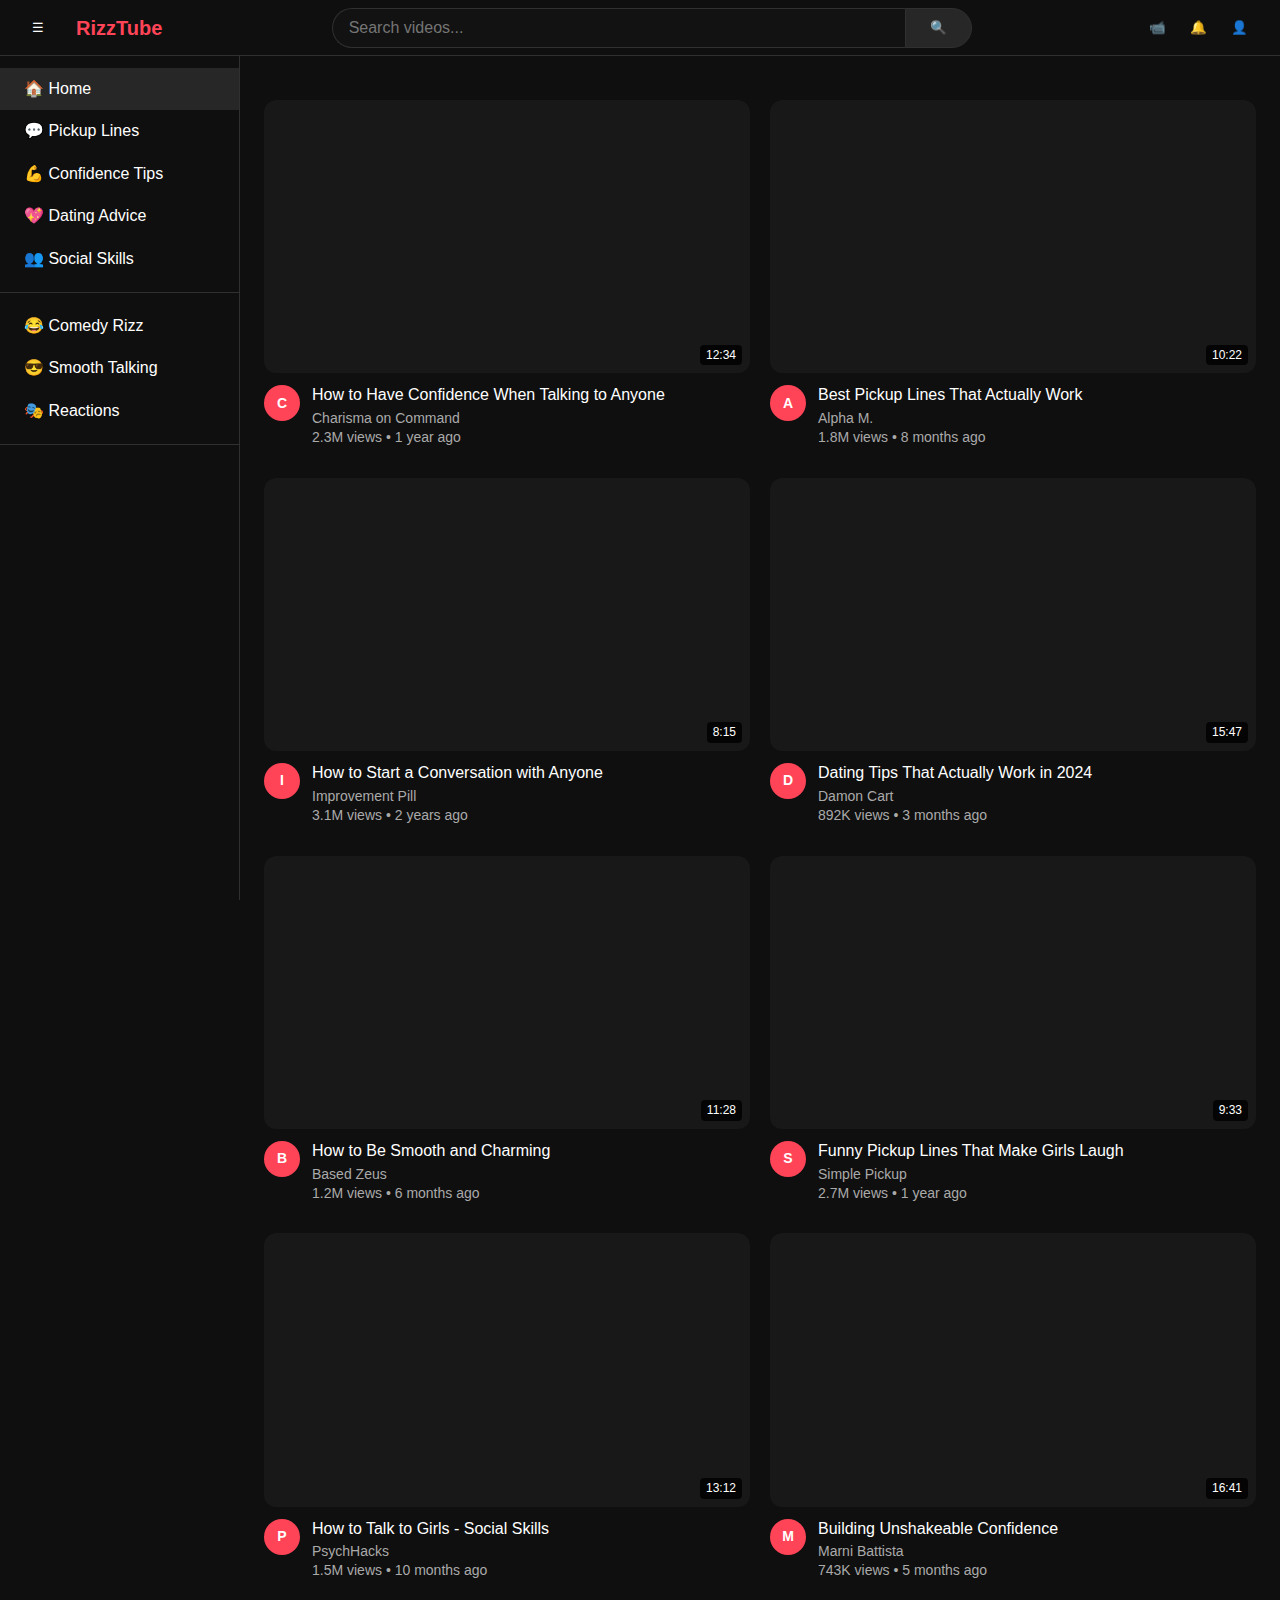
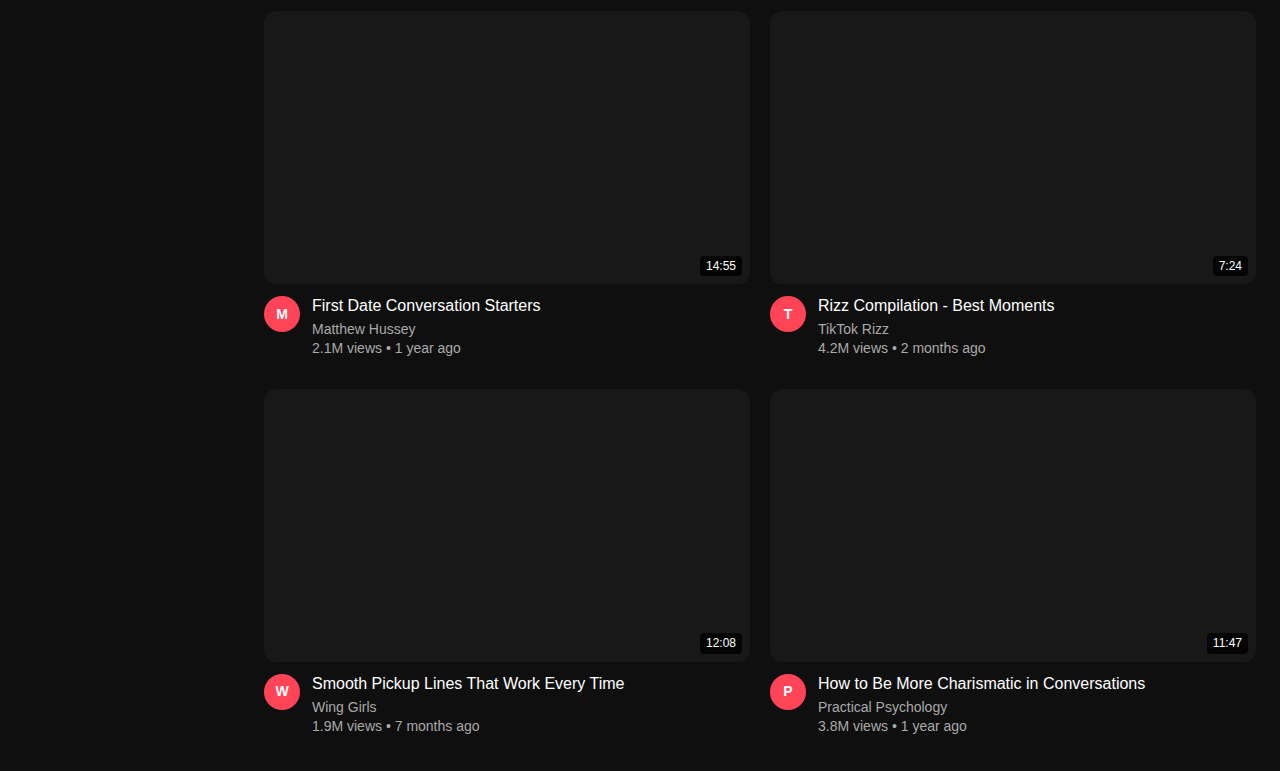
<file: apps/rizztube.html>
<!DOCTYPE html>
<html lang="en">
<head>
    <meta charset="UTF-8">
    <meta name="viewport" content="width=device-width, initial-scale=1.0">
    <title>RizzTube - Video Platform</title>
    <style>
        * {
            margin: 0;
            padding: 0;
            box-sizing: border-box;
        }

        body {
            font-family: 'Roboto', -apple-system, BlinkMacSystemFont, 'Segoe UI', sans-serif;
            background-color: #0f0f0f;
            color: #ffffff;
            line-height: 1.4;
        }

        /* Header Styles */
        .header {
            background-color: #0f0f0f;
            padding: 0 24px;
            height: 56px;
            display: flex;
            align-items: center;
            justify-content: space-between;
            border-bottom: 1px solid #303030;
            position: fixed;
            top: 0;
            left: 0;
            right: 0;
            z-index: 1000;
        }

        .logo-section {
            display: flex;
            align-items: center;
            gap: 8px;
        }

        .menu-button {
            background: none;
            border: none;
            color: #ffffff;
            cursor: pointer;
            padding: 8px;
            border-radius: 50%;
            margin-right: 16px;
        }

        .menu-button:hover {
            background-color: #272727;
        }

        .logo {
            font-size: 20px;
            font-weight: 600;
            color: #ff4458;
            text-decoration: none;
        }

        .search-container {
            display: flex;
            align-items: center;
            max-width: 640px;
            flex-grow: 1;
            margin: 0 40px;
        }

        .search-form {
            display: flex;
            width: 100%;
        }

        .search-input {
            background-color: #121212;
            border: 1px solid #303030;
            border-right: none;
            color: #ffffff;
            padding: 10px 16px;
            font-size: 16px;
            outline: none;
            border-radius: 40px 0 0 40px;
            flex-grow: 1;
        }

        .search-input:focus {
            border-color: #1c62b9;
        }

        .search-button {
            background-color: #272727;
            border: 1px solid #303030;
            color: #ffffff;
            padding: 10px 24px;
            cursor: pointer;
            border-radius: 0 40px 40px 0;
            display: flex;
            align-items: center;
            justify-content: center;
        }

        .search-button:hover {
            background-color: #3d3d3d;
        }

        .user-controls {
            display: flex;
            align-items: center;
            gap: 8px;
        }

        .icon-button {
            background: none;
            border: none;
            color: #ffffff;
            cursor: pointer;
            padding: 8px;
            border-radius: 50%;
        }

        .icon-button:hover {
            background-color: #272727;
        }

        /* Sidebar Styles */
        .sidebar {
            position: fixed;
            left: 0;
            top: 56px;
            width: 240px;
            height: calc(100vh - 56px);
            background-color: #0f0f0f;
            overflow-y: auto;
            z-index: 999;
            border-right: 1px solid #303030;
            transition: transform 0.3s ease;
        }

        .sidebar.collapsed {
            transform: translateX(-240px);
        }

        .sidebar-section {
            padding: 12px 0;
            border-bottom: 1px solid #303030;
        }

        .sidebar-item {
            display: flex;
            align-items: center;
            padding: 10px 24px;
            color: #ffffff;
            text-decoration: none;
            cursor: pointer;
            gap: 24px;
        }

        .sidebar-item:hover {
            background-color: #272727;
        }

        .sidebar-item.active {
            background-color: #272727;
            font-weight: 500;
        }

        /* Main Content */
        .main-content {
            margin-left: 240px;
            margin-top: 56px;
            padding: 24px;
            transition: margin-left 0.3s ease;
        }

        .main-content.expanded {
            margin-left: 0;
        }

        /* Video Grid */
        .video-grid {
            display: grid;
            grid-template-columns: repeat(auto-fill, minmax(320px, 1fr));
            gap: 20px;
            margin-top: 20px;
        }

        .video-card {
            background-color: transparent;
            cursor: pointer;
            border-radius: 12px;
            overflow: hidden;
            transition: transform 0.2s ease;
        }

        .video-card:hover {
            transform: scale(1.02);
        }

        .video-thumbnail {
            position: relative;
            width: 100%;
            aspect-ratio: 16/9;
            background-color: #181818;
            border-radius: 12px;
            overflow: hidden;
        }

        .video-thumbnail img {
            width: 100%;
            height: 100%;
            object-fit: cover;
        }

        .video-duration {
            position: absolute;
            bottom: 8px;
            right: 8px;
            background-color: rgba(0, 0, 0, 0.8);
            color: #ffffff;
            padding: 2px 6px;
            border-radius: 4px;
            font-size: 12px;
            font-weight: 500;
        }

        .video-info {
            padding: 12px 0;
            display: flex;
            gap: 12px;
        }

        .channel-avatar {
            width: 36px;
            height: 36px;
            border-radius: 50%;
            background-color: #ff4458;
            flex-shrink: 0;
            display: flex;
            align-items: center;
            justify-content: center;
            font-weight: 600;
            font-size: 14px;
        }

        .video-details {
            flex-grow: 1;
            min-width: 0;
        }

        .video-title {
            font-size: 16px;
            font-weight: 500;
            color: #ffffff;
            line-height: 1.3;
            margin-bottom: 4px;
            display: -webkit-box;
            -webkit-line-clamp: 2;
            -webkit-box-orient: vertical;
            overflow: hidden;
        }

        .video-metadata {
            font-size: 14px;
            color: #aaaaaa;
            line-height: 1.2;
        }

        .channel-name {
            margin-bottom: 2px;
        }

        .channel-name:hover {
            color: #ffffff;
        }

        /* Responsive Design */
        @media (max-width: 1024px) {
            .sidebar {
                transform: translateX(-240px);
            }
            
            .main-content {
                margin-left: 0;
            }
            
            .video-grid {
                grid-template-columns: repeat(auto-fill, minmax(280px, 1fr));
                gap: 16px;
            }
        }

        @media (max-width: 768px) {
            .search-container {
                margin: 0 16px;
            }
            
            .header {
                padding: 0 16px;
            }
            
            .main-content {
                padding: 16px;
            }
            
            .video-grid {
                grid-template-columns: 1fr;
                gap: 16px;
            }
        }
    </style>
</head>
<body>
    <header class="header">
        <div class="logo-section">
            <button class="menu-button" id="menuToggle">☰</button>
            <a href="#" class="logo">RizzTube</a>
        </div>
        
        <div class="search-container">
            <form class="search-form" id="searchForm">
                <input type="text" class="search-input" id="searchInput" placeholder="Search videos..." autocomplete="off">
                <button type="submit" class="search-button">🔍</button>
            </form>
        </div>
        
        <div class="user-controls">
            <button class="icon-button">📹</button>
            <button class="icon-button">🔔</button>
            <button class="icon-button">👤</button>
        </div>
    </header>

    <nav class="sidebar" id="sidebar">
        <div class="sidebar-section">
            <a href="#" class="sidebar-item active" data-filter="all">
                🏠 Home
            </a>
            <a href="#" class="sidebar-item" data-filter="pickup">
                💬 Pickup Lines
            </a>
            <a href="#" class="sidebar-item" data-filter="confidence">
                💪 Confidence Tips
            </a>
            <a href="#" class="sidebar-item" data-filter="dating">
                💖 Dating Advice
            </a>
            <a href="#" class="sidebar-item" data-filter="social">
                👥 Social Skills
            </a>
        </div>
        
        <div class="sidebar-section">
            <a href="#" class="sidebar-item" data-filter="comedy">
                😂 Comedy Rizz
            </a>
            <a href="#" class="sidebar-item" data-filter="smooth">
                😎 Smooth Talking
            </a>
            <a href="#" class="sidebar-item" data-filter="reactions">
                🎭 Reactions
            </a>
        </div>
    </nav>

    <main class="main-content" id="mainContent">
        <div class="video-grid" id="videoGrid">
            <!-- Videos will be populated by JavaScript -->
        </div>
    </main>

    <script>
        class RizzTube {
            constructor() {
                this.currentFilter = 'all';
                this.videos = [
                    {
                        id: '1',
                        title: 'How to Have Confidence When Talking to Anyone',
                        channel: 'Charisma on Command',
                        channelInitial: 'C',
                        views: '2.3M',
                        timeAgo: '1 year ago',
                        duration: '12:34',
                        thumbnail: 'https://img.youtube.com/vi/o3v3ZFvDXOs/maxresdefault.jpg',
                        url: 'https://www.youtube.com/watch?v=o3v3ZFvDXOs',
                        category: 'confidence'
                    },
                    {
                        id: '2',
                        title: 'Best Pickup Lines That Actually Work',
                        channel: 'Alpha M.',
                        channelInitial: 'A',
                        views: '1.8M',
                        timeAgo: '8 months ago',
                        duration: '10:22',
                        thumbnail: 'https://img.youtube.com/vi/ZXsQAXx_ao0/maxresdefault.jpg',
                        url: 'https://www.youtube.com/watch?v=ZXsQAXx_ao0',
                        category: 'pickup'
                    },
                    {
                        id: '3',
                        title: 'How to Start a Conversation with Anyone',
                        channel: 'Improvement Pill',
                        channelInitial: 'I',
                        views: '3.1M',
                        timeAgo: '2 years ago',
                        duration: '8:15',
                        thumbnail: 'https://img.youtube.com/vi/kUJ8bLhLP-c/maxresdefault.jpg',
                        url: 'https://www.youtube.com/watch?v=kUJ8bLhLP-c',
                        category: 'social'
                    },
                    {
                        id: '4',
                        title: 'Dating Tips That Actually Work in 2024',
                        channel: 'Damon Cart',
                        channelInitial: 'D',
                        views: '892K',
                        timeAgo: '3 months ago',
                        duration: '15:47',
                        thumbnail: 'https://img.youtube.com/vi/Cs8Dd9Eq8dE/maxresdefault.jpg',
                        url: 'https://www.youtube.com/watch?v=Cs8Dd9Eq8dE',
                        category: 'dating'
                    },
                    {
                        id: '5',
                        title: 'How to Be Smooth and Charming',
                        channel: 'Based Zeus',
                        channelInitial: 'B',
                        views: '1.2M',
                        timeAgo: '6 months ago',
                        duration: '11:28',
                        thumbnail: 'https://img.youtube.com/vi/tKNP7kHR2e4/maxresdefault.jpg',
                        url: 'https://www.youtube.com/watch?v=tKNP7kHR2e4',
                        category: 'smooth'
                    },
                    {
                        id: '6',
                        title: 'Funny Pickup Lines That Make Girls Laugh',
                        channel: 'Simple Pickup',
                        channelInitial: 'S',
                        views: '2.7M',
                        timeAgo: '1 year ago',
                        duration: '9:33',
                        thumbnail: 'https://img.youtube.com/vi/HrTmeKWpyy8/maxresdefault.jpg',
                        url: 'https://www.youtube.com/watch?v=HrTmeKWpyy8',
                        category: 'comedy'
                    },
                    {
                        id: '7',
                        title: 'How to Talk to Girls - Social Skills',
                        channel: 'PsychHacks',
                        channelInitial: 'P',
                        views: '1.5M',
                        timeAgo: '10 months ago',
                        duration: '13:12',
                        thumbnail: 'https://img.youtube.com/vi/9vR7JbC3eQM/maxresdefault.jpg',
                        url: 'https://www.youtube.com/watch?v=9vR7JbC3eQM',
                        category: 'social'
                    },
                    {
                        id: '8',
                        title: 'Building Unshakeable Confidence',
                        channel: 'Marni Battista',
                        channelInitial: 'M',
                        views: '743K',
                        timeAgo: '5 months ago',
                        duration: '16:41',
                        thumbnail: 'https://img.youtube.com/vi/Ks-_Mh1QhMc/maxresdefault.jpg',
                        url: 'https://www.youtube.com/watch?v=Ks-_Mh1QhMc',
                        category: 'confidence'
                    },
                    {
                        id: '9',
                        title: 'First Date Conversation Starters',
                        channel: 'Matthew Hussey',
                        channelInitial: 'M',
                        views: '2.1M',
                        timeAgo: '1 year ago',
                        duration: '14:55',
                        thumbnail: 'https://img.youtube.com/vi/n9zICm2ZIRE/maxresdefault.jpg',
                        url: 'https://www.youtube.com/watch?v=n9zICm2ZIRE',
                        category: 'dating'
                    },
                    {
                        id: '10',
                        title: 'Rizz Compilation - Best Moments',
                        channel: 'TikTok Rizz',
                        channelInitial: 'T',
                        views: '4.2M',
                        timeAgo: '2 months ago',
                        duration: '7:24',
                        thumbnail: 'https://img.youtube.com/vi/JKm41NqgV3c/maxresdefault.jpg',
                        url: 'https://www.youtube.com/watch?v=JKm41NqgV3c',
                        category: 'reactions'
                    },
                    {
                        id: '11',
                        title: 'Smooth Pickup Lines That Work Every Time',
                        channel: 'Wing Girls',
                        channelInitial: 'W',
                        views: '1.9M',
                        timeAgo: '7 months ago',
                        duration: '12:08',
                        thumbnail: 'https://img.youtube.com/vi/6b2YgLQNgOU/maxresdefault.jpg',
                        url: 'https://www.youtube.com/watch?v=6b2YgLQNgOU',
                        category: 'pickup'
                    },
                    {
                        id: '12',
                        title: 'How to Be More Charismatic in Conversations',
                        channel: 'Practical Psychology',
                        channelInitial: 'P',
                        views: '3.8M',
                        timeAgo: '1 year ago',
                        duration: '11:47',
                        thumbnail: 'https://img.youtube.com/vi/w82a1FT5o88/maxresdefault.jpg',
                        url: 'https://www.youtube.com/watch?v=w82a1FT5o88',
                        category: 'social'
                    }
                ];

                this.initializeApp();
                this.displayVideos(this.videos);
            }
            
            initializeApp() {
                // Menu toggle functionality
                const menuToggle = document.getElementById('menuToggle');
                const sidebar = document.getElementById('sidebar');
                const mainContent = document.getElementById('mainContent');
                
                menuToggle.addEventListener('click', () => {
                    sidebar.classList.toggle('collapsed');
                    mainContent.classList.toggle('expanded');
                });
                
                // Search functionality
                const searchForm = document.getElementById('searchForm');
                const searchInput = document.getElementById('searchInput');
                
                searchForm.addEventListener('submit', (e) => {
                    e.preventDefault();
                    const query = searchInput.value.trim().toLowerCase();
                    if (query) {
                        this.searchVideos(query);
                    } else {
                        this.displayVideos(this.videos);
                    }
                });
                
                // Sidebar navigation
                const sidebarItems = document.querySelectorAll('.sidebar-item[data-filter]');
                sidebarItems.forEach(item => {
                    item.addEventListener('click', (e) => {
                        e.preventDefault();
                        
                        // Update active state
                        sidebarItems.forEach(si => si.classList.remove('active'));
                        item.classList.add('active');
                        
                        // Filter videos
                        const filter = item.dataset.filter;
                        this.filterVideos(filter);
                    });
                });
            }
            
            searchVideos(query) {
                const filteredVideos = this.videos.filter(video => 
                    video.title.toLowerCase().includes(query) ||
                    video.channel.toLowerCase().includes(query)
                );
                this.displayVideos(filteredVideos);
            }
            
            filterVideos(category) {
                if (category === 'all') {
                    this.displayVideos(this.videos);
                } else {
                    const filteredVideos = this.videos.filter(video => video.category === category);
                    this.displayVideos(filteredVideos);
                }
            }
            
            displayVideos(videos) {
                const videoGrid = document.getElementById('videoGrid');
                
                if (videos.length === 0) {
                    videoGrid.innerHTML = `
                        <div style="grid-column: 1/-1; text-align: center; padding: 40px; color: #aaaaaa;">
                            <p>No videos found matching your search.</p>
                        </div>
                    `;
                    return;
                }
                
                videoGrid.innerHTML = '';
                
                videos.forEach(video => {
                    const videoCard = this.createVideoCard(video);
                    videoGrid.appendChild(videoCard);
                });
            }
            
            createVideoCard(video) {
                const card = document.createElement('div');
                card.className = 'video-card';
                card.addEventListener('click', () => this.openVideo(video.url));
                
                card.innerHTML = `
                    <div class="video-thumbnail">
                        <img src="${video.thumbnail}" alt="${video.title}" loading="lazy" onerror="this.src='https://via.placeholder.com/320x180/333333/ffffff?text=Video+Thumbnail'">
                        <div class="video-duration">${video.duration}</div>
                    </div>
                    <div class="video-info">
                        <div class="channel-avatar">${video.channelInitial}</div>
                        <div class="video-details">
                            <div class="video-title">${video.title}</div>
                            <div class="video-metadata">
                                <div class="channel-name">${video.channel}</div>
                                <div>${video.views} views • ${video.timeAgo}</div>
                            </div>
                        </div>
                    </div>
                `;
                
                return card;
            }
            
            openVideo(url) {
                window.open(url, '_blank');
            }
        }
        
        // Initialize the application
        document.addEventListener('DOMContentLoaded', () => {
            new RizzTube();
        });
        
        // Handle responsive sidebar on window resize
        window.addEventListener('resize', () => {
            const sidebar = document.getElementById('sidebar');
            const mainContent = document.getElementById('mainContent');
            
            if (window.innerWidth <= 1024) {
                sidebar.classList.add('collapsed');
                mainContent.classList.add('expanded');
            } else {
                sidebar.classList.remove('collapsed');
                mainContent.classList.remove('expanded');
            }
        });
    </script>
</body>
</html>
</file>
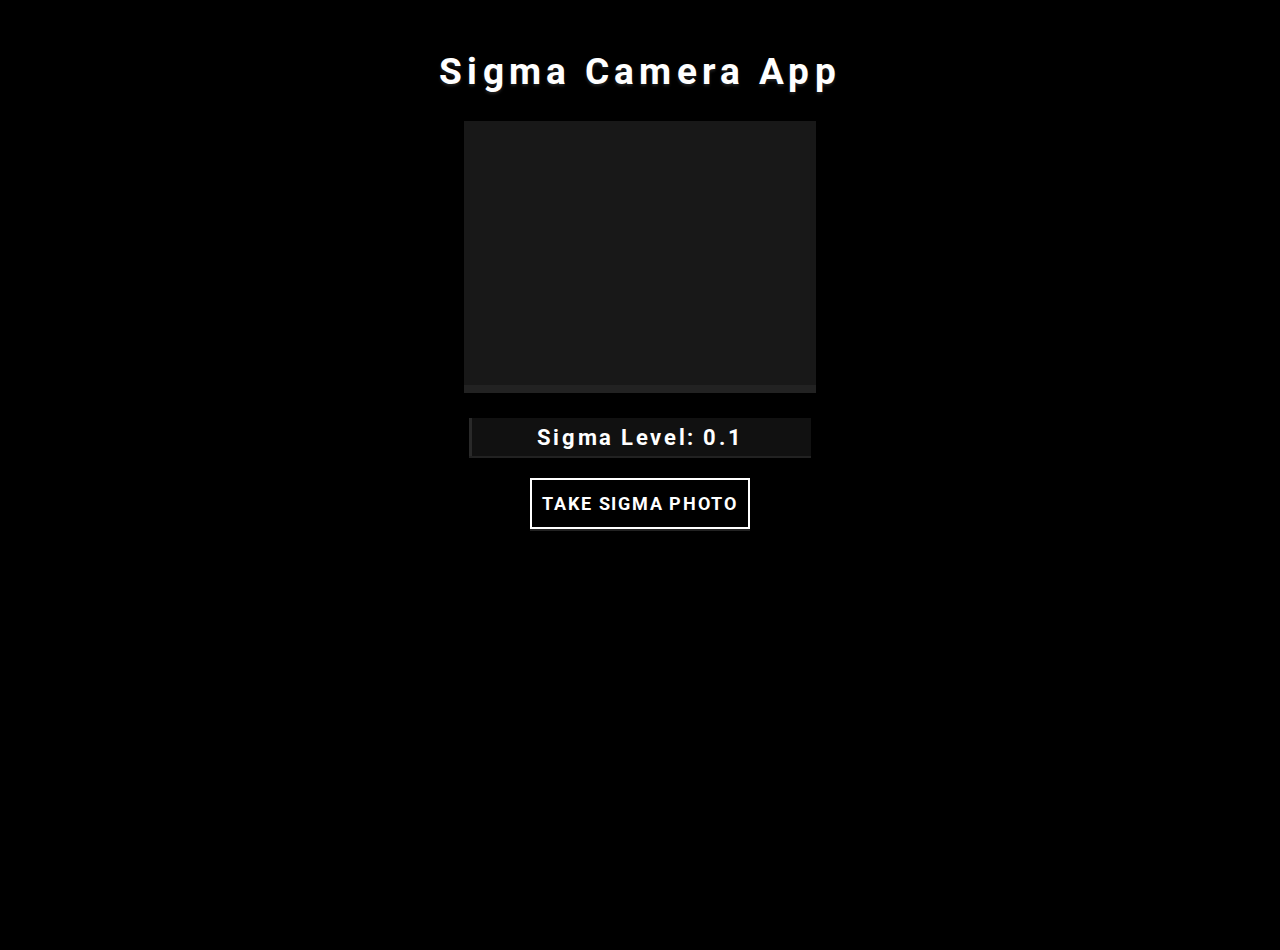
<file: apps/sigmacam.html>
<!DOCTYPE html>
<html lang="en">
<head>
  <meta charset="UTF-8">
  <title>Sigma Camera</title>
  <link href="https://fonts.googleapis.com/css?family=Roboto:400,700&display=swap" rel="stylesheet">
  <script src="https://cdnjs.cloudflare.com/ajax/libs/gsap/3.12.5/gsap.min.js"></script>
  <style>
    body {
      background: #000;
      color: #fff;
      font-family: 'Roboto', sans-serif;
      margin: 0;
      padding: 0;
      text-align: center;
      min-height: 100vh;
      letter-spacing: 0.04em;
    }
    h1 {
      letter-spacing: 0.14em;
      margin-top: 50px;
      margin-bottom: 28px;
      font-weight: 700;
      font-size: 2.3rem;
      color: #fff;
      text-shadow: 0 2px 3px #222;
    }
    .container {
      margin-top: 10px;
      display: flex;
      flex-direction: column;
      align-items: center;
    }
    #video {
      background: #181818;
      width: 352px;
      height: 264px;
      margin-bottom: 19px;
      box-shadow: 0 8px 0 #222;
      object-fit: cover;
    }
    .sigma-level-bg {
      width: 342px;
      height: 38px;
      background: #111;
      margin: 14px auto 0 auto;
      border: none;
      box-shadow: 0 2px 0 #222;
      display: flex;
      align-items: center;
      overflow: hidden;
      justify-content: left;
      position: relative;
    }
    .sigma-bar {
      position: absolute;
      top: 0;
      left: 0;
      height: 38px;
      width: 0;
      background: #fff;
      opacity: 0.10;
      z-index: 1;
      transition: width 0.8s cubic-bezier(.41,1.03,.58,.98);
    }
    .sigma-level-txt {
      position: relative;
      z-index: 2;
      width: 100%;
      text-align: center;
      font-size: 1.35rem;
      color: #fff;
      letter-spacing: 0.12em;
      font-weight: 700;
    }
    #takePhoto {
      background: #000;
      color: #fff;
      border: 2px solid #fff;
      width: 220px;
      font-family: inherit;
      font-size: 1.14rem;
      font-weight: 700;
      padding: 13px 0;
      cursor: pointer;
      margin-top: 22px;
      transition: background 0.17s, color 0.17s;
      text-transform: uppercase;
      letter-spacing: 0.10em;
      box-shadow: 0 2px 0 #222;
      outline: none;
    }
    #takePhoto:active {
      background: #fff;
      color: #000;
    }
    #canvas {
      display: none;
    }
    #snapshot {
      margin-top: 21px;
      box-shadow: 0 8px 0 #222;
      max-width: 352px;
      background: #181818;
      display: none;
    }
  </style>
</head>
<body>
  <h1>Sigma Camera App</h1>
  <div class="container">
    <video id="video" autoplay playsinline></video>
    <div class="sigma-level-bg">
      <div class="sigma-bar" id="sigmaBar"></div>
      <div class="sigma-level-txt" id="sigmaLevel">Sigma Level: 0.0</div>
    </div>
    <button id="takePhoto">Take Sigma Photo</button>
    <canvas id="canvas" width="352" height="264"></canvas>
    <img id="snapshot" />
  </div>
  <script>
    const video = document.getElementById('video');
    const sigmaLevelDiv = document.getElementById('sigmaLevel');
    const sigmaBar = document.getElementById('sigmaBar');
    const takePhotoBtn = document.getElementById('takePhoto');
    const canvas = document.getElementById('canvas');
    const snapshot = document.getElementById('snapshot');

    if (navigator.mediaDevices && navigator.mediaDevices.getUserMedia) {
      navigator.mediaDevices.getUserMedia({ video: true })
        .then(function(stream) {
          video.srcObject = stream;
          video.play();
        });
    } else {
      sigmaLevelDiv.textContent = 'Webcam not supported';
    }

    function randomSigmaLevel() {
      return (Math.random()*10).toFixed(1);
    }

    let currentSigma = 0;

    function updateSigmaLevel() {
      const lvl = parseFloat(randomSigmaLevel());
      gsap.to(sigmaBar, { width: (34.2*lvl) + 'px', duration: 0.8, ease: "power2.out" });
      gsap.to({}, { duration: 0.1, onUpdate:function(){
        let displayLvl = (currentSigma + (lvl-currentSigma)*this.progress()).toFixed(1);
        sigmaLevelDiv.textContent = `Sigma Level: ${displayLvl}`;
      }, onComplete:function(){
        currentSigma = lvl;
        sigmaLevelDiv.textContent = `Sigma Level: ${lvl}`;
      }});
    }
    updateSigmaLevel();
    setInterval(updateSigmaLevel, 1300);

    takePhotoBtn.onclick = function() {
      let ctx = canvas.getContext('2d');
      ctx.fillStyle = "#000";
      ctx.fillRect(0,0,canvas.width,canvas.height);
      ctx.drawImage(video, 0, 0, canvas.width, canvas.height);
      ctx.font = '32px Roboto';
      ctx.fillStyle = '#fff';
      ctx.globalAlpha = 0.93;
      ctx.fillText(sigmaLevelDiv.textContent, 17, 54);
      ctx.globalAlpha = 1.0;
      snapshot.src = canvas.toDataURL('image/png');
      snapshot.style.display = 'block';
    };
  </script>
</body>
</html>
</file>
